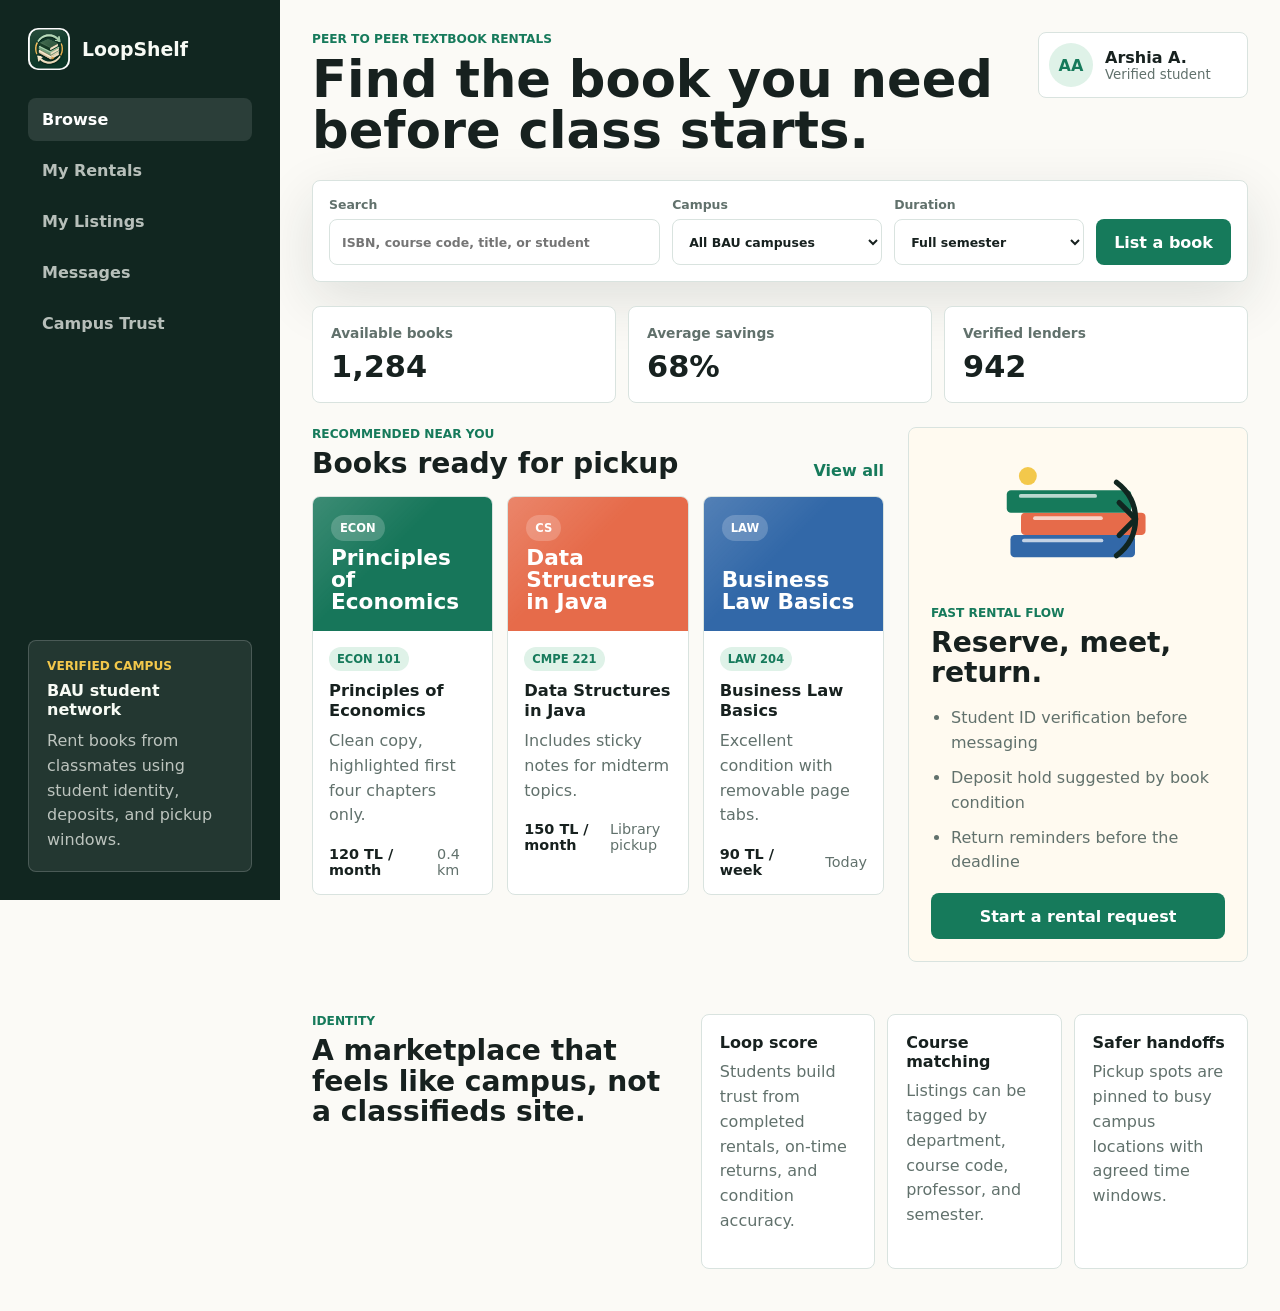
<file: index.html>
<!doctype html>
<html lang="en">
  <head>
    <meta charset="UTF-8" />
    <meta name="viewport" content="width=device-width, initial-scale=1.0" />
    <title>LoopShelf | Student Book Rentals</title>
    <link rel="icon" type="image/png" href="assets/app-icon.png" />
    <link rel="apple-touch-icon" href="assets/app-icon.png" />
    <link rel="stylesheet" href="styles.css" />
  </head>
  <body>
    <div class="app-shell">
      <aside class="sidebar" aria-label="Primary navigation">
        <a class="brand" href="index.html" aria-label="LoopShelf home">
          <img src="assets/app-icon.png" alt="" />
          <span>LoopShelf</span>
        </a>

        <nav class="nav-list">
          <a class="nav-link active" href="index.html">Browse</a>
          <a class="nav-link" href="rentals.html">My Rentals</a>
          <a class="nav-link" href="listings.html">My Listings</a>
          <a class="nav-link" href="messages.html">Messages</a>
          <a class="nav-link" href="trust.html">Campus Trust</a>
        </nav>

        <div class="trust-panel">
          <span class="trust-kicker">Verified campus</span>
          <strong>BAU student network</strong>
          <p>Rent books from classmates using student identity, deposits, and pickup windows.</p>
        </div>
      </aside>

      <main class="main-content">
        <header class="topbar">
          <div>
            <p class="eyebrow">Peer to peer textbook rentals</p>
            <h1>Find the book you need before class starts.</h1>
          </div>
          <div class="student-chip">
            <span class="avatar">AA</span>
            <span>
              <strong>Arshia A.</strong>
              <small>Verified student</small>
            </span>
          </div>
        </header>

        <section class="search-band" aria-label="Search books">
          <label class="search-box">
            <span>Search</span>
            <input type="search" placeholder="ISBN, course code, title, or student" />
          </label>
          <label>
            <span>Campus</span>
            <select>
              <option>All BAU campuses</option>
              <option>Besiktas North</option>
              <option>Galata</option>
              <option>Future Campus</option>
            </select>
          </label>
          <label>
            <span>Duration</span>
            <select>
              <option>Full semester</option>
              <option>1 week</option>
              <option>1 month</option>
              <option>Exam week</option>
            </select>
          </label>
          <a class="button-link" href="listings.html">List a book</a>
        </section>

        <section class="stats-row" aria-label="Marketplace stats">
          <article>
            <span>Available books</span>
            <strong>1,284</strong>
          </article>
          <article>
            <span>Average savings</span>
            <strong>68%</strong>
          </article>
          <article>
            <span>Verified lenders</span>
            <strong>942</strong>
          </article>
        </section>

        <div class="content-grid">
          <section class="marketplace" aria-labelledby="marketplace-title">
            <div class="section-heading">
              <div>
                <p class="eyebrow">Recommended near you</p>
                <h2 id="marketplace-title">Books ready for pickup</h2>
              </div>
              <a href="listings.html">View all</a>
            </div>

            <div class="book-grid">
              <article class="book-card">
                <div class="book-cover cover-green">
                  <span>ECON</span>
                  <strong>Principles of Economics</strong>
                </div>
                <div class="book-info">
                  <span class="course">ECON 101</span>
                  <h3>Principles of Economics</h3>
                  <p>Clean copy, highlighted first four chapters only.</p>
                  <div class="book-meta">
                    <strong>120 TL / month</strong>
                    <span>0.4 km</span>
                  </div>
                </div>
              </article>

              <article class="book-card">
                <div class="book-cover cover-coral">
                  <span>CS</span>
                  <strong>Data Structures in Java</strong>
                </div>
                <div class="book-info">
                  <span class="course">CMPE 221</span>
                  <h3>Data Structures in Java</h3>
                  <p>Includes sticky notes for midterm topics.</p>
                  <div class="book-meta">
                    <strong>150 TL / month</strong>
                    <span>Library pickup</span>
                  </div>
                </div>
              </article>

              <article class="book-card">
                <div class="book-cover cover-blue">
                  <span>LAW</span>
                  <strong>Business Law Basics</strong>
                </div>
                <div class="book-info">
                  <span class="course">LAW 204</span>
                  <h3>Business Law Basics</h3>
                  <p>Excellent condition with removable page tabs.</p>
                  <div class="book-meta">
                    <strong>90 TL / week</strong>
                    <span>Today</span>
                  </div>
                </div>
              </article>
            </div>
          </section>

          <aside class="action-panel" aria-label="Rental request summary">
            <img class="panel-art" src="assets/book-stack.svg" alt="Stack of rented books" />
            <p class="eyebrow">Fast rental flow</p>
            <h2>Reserve, meet, return.</h2>
            <ul>
              <li>Student ID verification before messaging</li>
              <li>Deposit hold suggested by book condition</li>
              <li>Return reminders before the deadline</li>
            </ul>
            <a class="button-link full-width" href="rentals.html">Start a rental request</a>
          </aside>
        </div>

        <section class="identity-section" aria-labelledby="identity-title">
          <div>
            <p class="eyebrow">Identity</p>
            <h2 id="identity-title">A marketplace that feels like campus, not a classifieds site.</h2>
          </div>
          <div class="identity-grid">
            <article>
              <strong>Loop score</strong>
              <p>Students build trust from completed rentals, on-time returns, and condition accuracy.</p>
            </article>
            <article>
              <strong>Course matching</strong>
              <p>Listings can be tagged by department, course code, professor, and semester.</p>
            </article>
            <article>
              <strong>Safer handoffs</strong>
              <p>Pickup spots are pinned to busy campus locations with agreed time windows.</p>
            </article>
          </div>
        </section>
      </main>
    </div>
  </body>
</html>
</file>
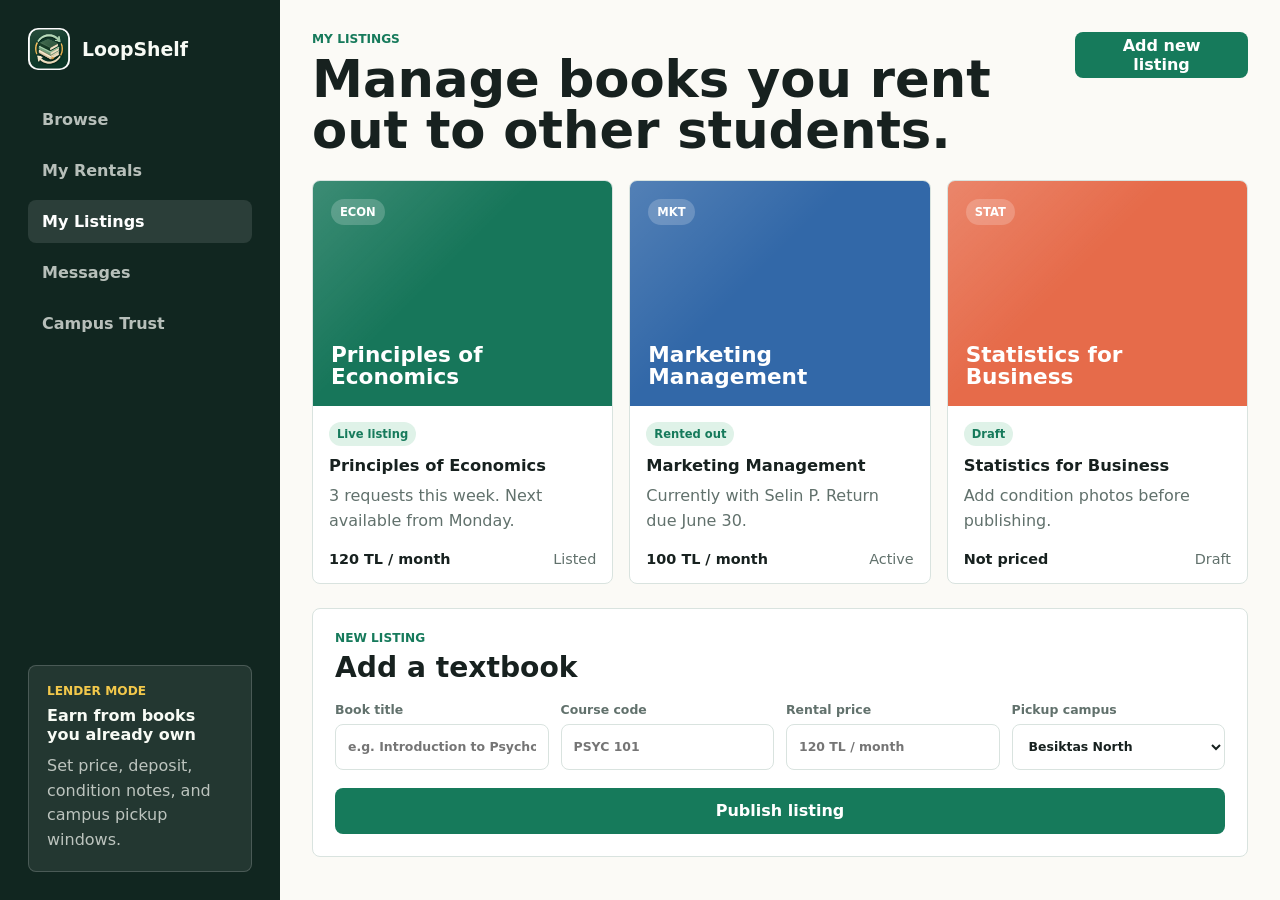
<file: listings.html>
<!doctype html>
<html lang="en">
  <head>
    <meta charset="UTF-8" />
    <meta name="viewport" content="width=device-width, initial-scale=1.0" />
    <title>My Listings | LoopShelf</title>
    <link rel="icon" type="image/png" href="assets/app-icon.png" />
    <link rel="apple-touch-icon" href="assets/app-icon.png" />
    <link rel="stylesheet" href="styles.css" />
  </head>
  <body>
    <div class="app-shell">
      <aside class="sidebar" aria-label="Primary navigation">
        <a class="brand" href="index.html" aria-label="LoopShelf home">
          <img src="assets/app-icon.png" alt="" />
          <span>LoopShelf</span>
        </a>
        <nav class="nav-list">
          <a class="nav-link" href="index.html">Browse</a>
          <a class="nav-link" href="rentals.html">My Rentals</a>
          <a class="nav-link active" href="listings.html">My Listings</a>
          <a class="nav-link" href="messages.html">Messages</a>
          <a class="nav-link" href="trust.html">Campus Trust</a>
        </nav>
        <div class="trust-panel">
          <span class="trust-kicker">Lender mode</span>
          <strong>Earn from books you already own</strong>
          <p>Set price, deposit, condition notes, and campus pickup windows.</p>
        </div>
      </aside>

      <main class="main-content">
        <header class="topbar">
          <div>
            <p class="eyebrow">My listings</p>
            <h1>Manage books you rent out to other students.</h1>
          </div>
          <a class="button-link" href="#new-listing">Add new listing</a>
        </header>

        <section class="page-grid three-col">
          <article class="book-card">
            <div class="book-cover cover-green"><span>ECON</span><strong>Principles of Economics</strong></div>
            <div class="book-info">
              <span class="course">Live listing</span>
              <h3>Principles of Economics</h3>
              <p>3 requests this week. Next available from Monday.</p>
              <div class="book-meta"><strong>120 TL / month</strong><span>Listed</span></div>
            </div>
          </article>
          <article class="book-card">
            <div class="book-cover cover-blue"><span>MKT</span><strong>Marketing Management</strong></div>
            <div class="book-info">
              <span class="course">Rented out</span>
              <h3>Marketing Management</h3>
              <p>Currently with Selin P. Return due June 30.</p>
              <div class="book-meta"><strong>100 TL / month</strong><span>Active</span></div>
            </div>
          </article>
          <article class="book-card">
            <div class="book-cover cover-coral"><span>STAT</span><strong>Statistics for Business</strong></div>
            <div class="book-info">
              <span class="course">Draft</span>
              <h3>Statistics for Business</h3>
              <p>Add condition photos before publishing.</p>
              <div class="book-meta"><strong>Not priced</strong><span>Draft</span></div>
            </div>
          </article>
        </section>

        <section id="new-listing" class="form-panel">
          <div>
            <p class="eyebrow">New listing</p>
            <h2>Add a textbook</h2>
          </div>
          <div class="form-grid">
            <label><span>Book title</span><input type="text" placeholder="e.g. Introduction to Psychology" /></label>
            <label><span>Course code</span><input type="text" placeholder="PSYC 101" /></label>
            <label><span>Rental price</span><input type="text" placeholder="120 TL / month" /></label>
            <label><span>Pickup campus</span><select><option>Besiktas North</option><option>Galata</option><option>Future Campus</option></select></label>
          </div>
          <button type="button">Publish listing</button>
        </section>
      </main>
    </div>
  </body>
</html>
</file>
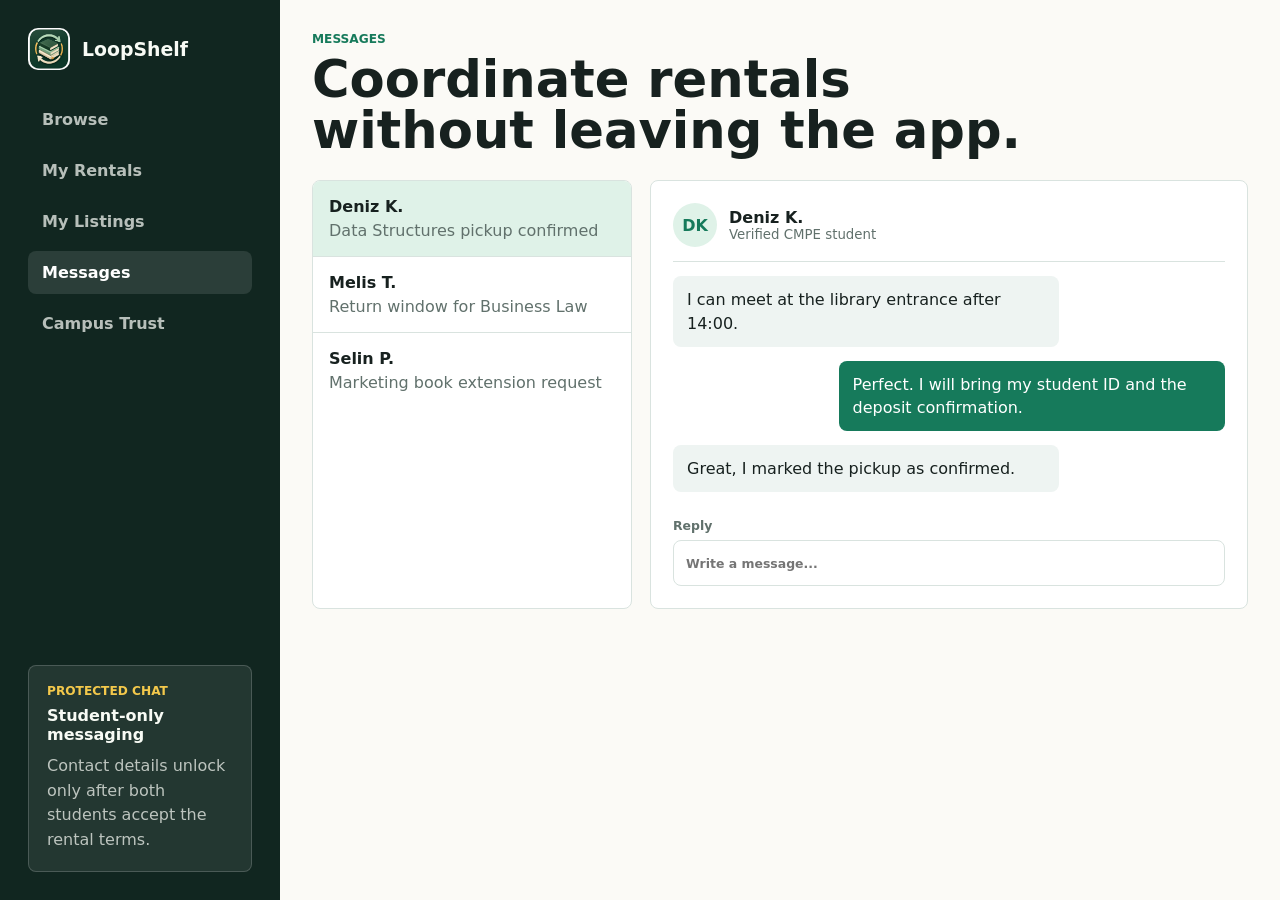
<file: messages.html>
<!doctype html>
<html lang="en">
  <head>
    <meta charset="UTF-8" />
    <meta name="viewport" content="width=device-width, initial-scale=1.0" />
    <title>Messages | LoopShelf</title>
    <link rel="icon" type="image/png" href="assets/app-icon.png" />
    <link rel="apple-touch-icon" href="assets/app-icon.png" />
    <link rel="stylesheet" href="styles.css" />
  </head>
  <body>
    <div class="app-shell">
      <aside class="sidebar" aria-label="Primary navigation">
        <a class="brand" href="index.html" aria-label="LoopShelf home">
          <img src="assets/app-icon.png" alt="" />
          <span>LoopShelf</span>
        </a>
        <nav class="nav-list">
          <a class="nav-link" href="index.html">Browse</a>
          <a class="nav-link" href="rentals.html">My Rentals</a>
          <a class="nav-link" href="listings.html">My Listings</a>
          <a class="nav-link active" href="messages.html">Messages</a>
          <a class="nav-link" href="trust.html">Campus Trust</a>
        </nav>
        <div class="trust-panel">
          <span class="trust-kicker">Protected chat</span>
          <strong>Student-only messaging</strong>
          <p>Contact details unlock only after both students accept the rental terms.</p>
        </div>
      </aside>

      <main class="main-content">
        <header class="topbar">
          <div>
            <p class="eyebrow">Messages</p>
            <h1>Coordinate rentals without leaving the app.</h1>
          </div>
        </header>

        <section class="message-layout">
          <div class="thread-list">
            <a class="thread active" href="#"><strong>Deniz K.</strong><span>Data Structures pickup confirmed</span></a>
            <a class="thread" href="#"><strong>Melis T.</strong><span>Return window for Business Law</span></a>
            <a class="thread" href="#"><strong>Selin P.</strong><span>Marketing book extension request</span></a>
          </div>
          <article class="chat-panel">
            <div class="chat-header">
              <span class="avatar">DK</span>
              <div><strong>Deniz K.</strong><small>Verified CMPE student</small></div>
            </div>
            <div class="chat-bubble incoming">I can meet at the library entrance after 14:00.</div>
            <div class="chat-bubble outgoing">Perfect. I will bring my student ID and the deposit confirmation.</div>
            <div class="chat-bubble incoming">Great, I marked the pickup as confirmed.</div>
            <label class="chat-input"><span>Reply</span><input type="text" placeholder="Write a message..." /></label>
          </article>
        </section>
      </main>
    </div>
  </body>
</html>
</file>
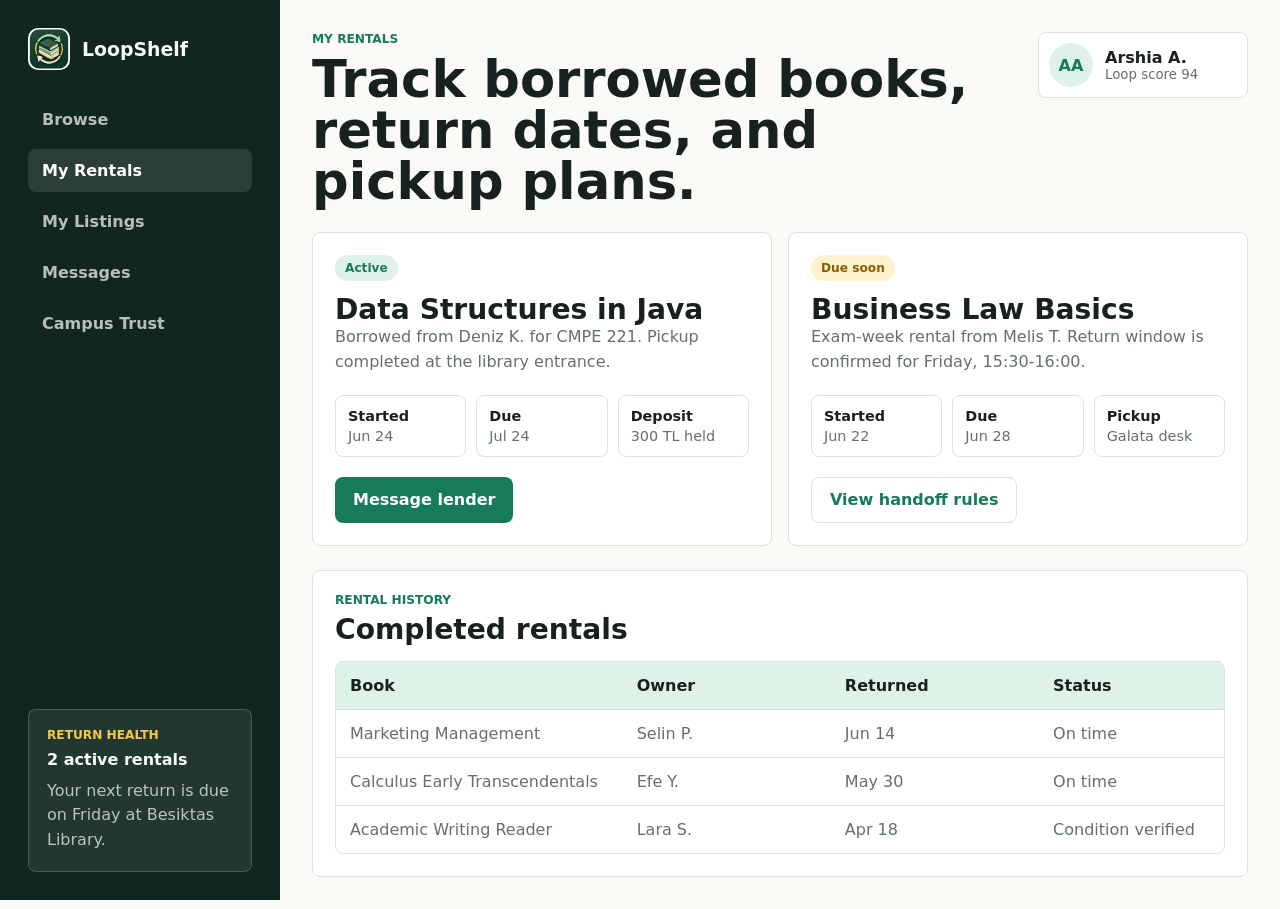
<file: rentals.html>
<!doctype html>
<html lang="en">
  <head>
    <meta charset="UTF-8" />
    <meta name="viewport" content="width=device-width, initial-scale=1.0" />
    <title>My Rentals | LoopShelf</title>
    <link rel="icon" type="image/png" href="assets/app-icon.png" />
    <link rel="apple-touch-icon" href="assets/app-icon.png" />
    <link rel="stylesheet" href="styles.css" />
  </head>
  <body>
    <div class="app-shell">
      <aside class="sidebar" aria-label="Primary navigation">
        <a class="brand" href="index.html" aria-label="LoopShelf home">
          <img src="assets/app-icon.png" alt="" />
          <span>LoopShelf</span>
        </a>
        <nav class="nav-list">
          <a class="nav-link" href="index.html">Browse</a>
          <a class="nav-link active" href="rentals.html">My Rentals</a>
          <a class="nav-link" href="listings.html">My Listings</a>
          <a class="nav-link" href="messages.html">Messages</a>
          <a class="nav-link" href="trust.html">Campus Trust</a>
        </nav>
        <div class="trust-panel">
          <span class="trust-kicker">Return health</span>
          <strong>2 active rentals</strong>
          <p>Your next return is due on Friday at Besiktas Library.</p>
        </div>
      </aside>

      <main class="main-content">
        <header class="topbar">
          <div>
            <p class="eyebrow">My rentals</p>
            <h1>Track borrowed books, return dates, and pickup plans.</h1>
          </div>
          <div class="student-chip">
            <span class="avatar">AA</span>
            <span><strong>Arshia A.</strong><small>Loop score 94</small></span>
          </div>
        </header>

        <section class="page-grid two-col">
          <article class="detail-panel">
            <span class="status-pill active-pill">Active</span>
            <h2>Data Structures in Java</h2>
            <p>Borrowed from Deniz K. for CMPE 221. Pickup completed at the library entrance.</p>
            <div class="timeline">
              <span><strong>Started</strong> Jun 24</span>
              <span><strong>Due</strong> Jul 24</span>
              <span><strong>Deposit</strong> 300 TL held</span>
            </div>
            <a class="button-link" href="messages.html">Message lender</a>
          </article>

          <article class="detail-panel">
            <span class="status-pill warning-pill">Due soon</span>
            <h2>Business Law Basics</h2>
            <p>Exam-week rental from Melis T. Return window is confirmed for Friday, 15:30-16:00.</p>
            <div class="timeline">
              <span><strong>Started</strong> Jun 22</span>
              <span><strong>Due</strong> Jun 28</span>
              <span><strong>Pickup</strong> Galata desk</span>
            </div>
            <a class="button-link secondary" href="trust.html">View handoff rules</a>
          </article>
        </section>

        <section class="table-section">
          <div class="section-heading">
            <div>
              <p class="eyebrow">Rental history</p>
              <h2>Completed rentals</h2>
            </div>
          </div>
          <div class="simple-table">
            <div class="table-row table-head"><span>Book</span><span>Owner</span><span>Returned</span><span>Status</span></div>
            <div class="table-row"><span>Marketing Management</span><span>Selin P.</span><span>Jun 14</span><span>On time</span></div>
            <div class="table-row"><span>Calculus Early Transcendentals</span><span>Efe Y.</span><span>May 30</span><span>On time</span></div>
            <div class="table-row"><span>Academic Writing Reader</span><span>Lara S.</span><span>Apr 18</span><span>Condition verified</span></div>
          </div>
        </section>
      </main>
    </div>
  </body>
</html>
</file>
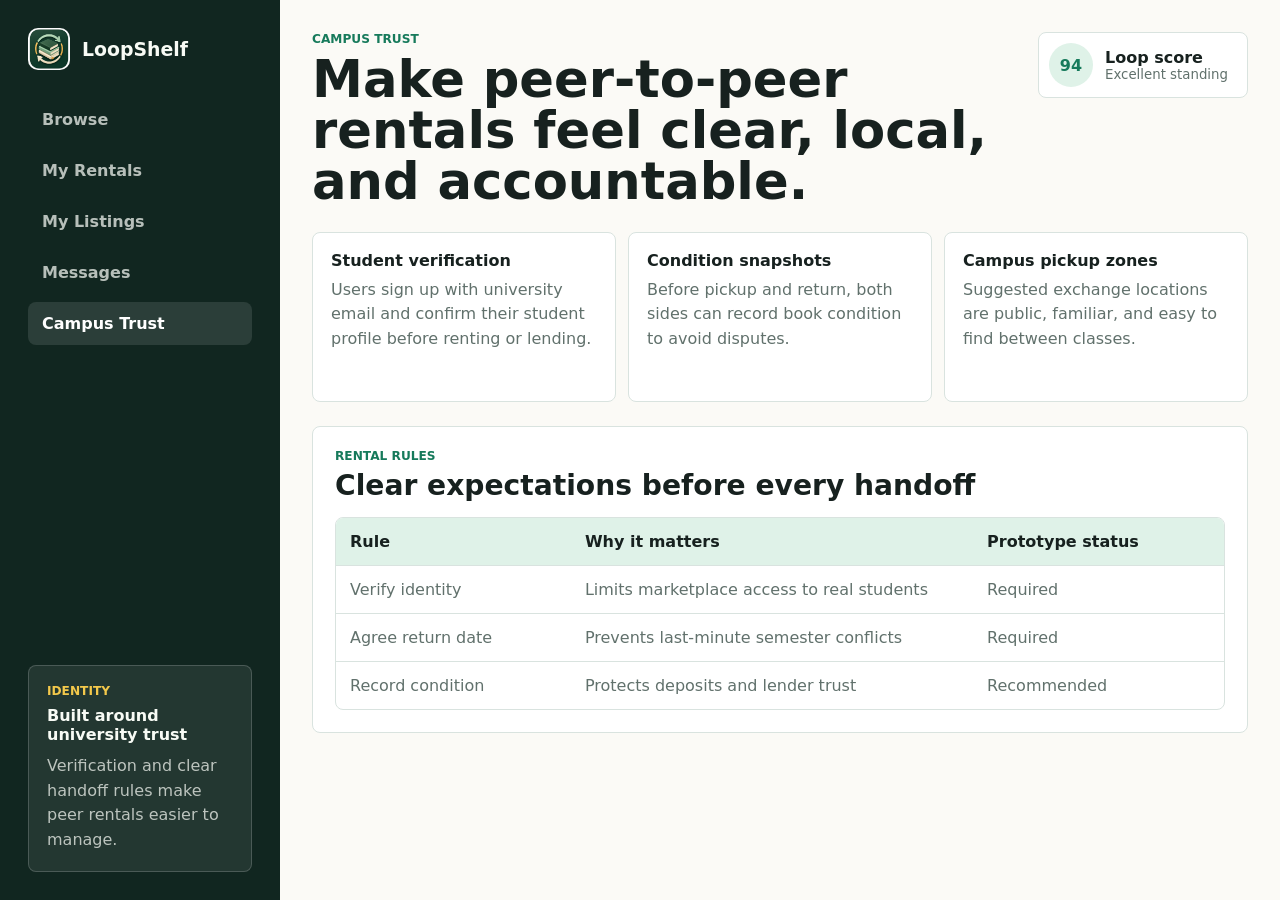
<file: trust.html>
<!doctype html>
<html lang="en">
  <head>
    <meta charset="UTF-8" />
    <meta name="viewport" content="width=device-width, initial-scale=1.0" />
    <title>Campus Trust | LoopShelf</title>
    <link rel="icon" type="image/png" href="assets/app-icon.png" />
    <link rel="apple-touch-icon" href="assets/app-icon.png" />
    <link rel="stylesheet" href="styles.css" />
  </head>
  <body>
    <div class="app-shell">
      <aside class="sidebar" aria-label="Primary navigation">
        <a class="brand" href="index.html" aria-label="LoopShelf home">
          <img src="assets/app-icon.png" alt="" />
          <span>LoopShelf</span>
        </a>
        <nav class="nav-list">
          <a class="nav-link" href="index.html">Browse</a>
          <a class="nav-link" href="rentals.html">My Rentals</a>
          <a class="nav-link" href="listings.html">My Listings</a>
          <a class="nav-link" href="messages.html">Messages</a>
          <a class="nav-link active" href="trust.html">Campus Trust</a>
        </nav>
        <div class="trust-panel">
          <span class="trust-kicker">Identity</span>
          <strong>Built around university trust</strong>
          <p>Verification and clear handoff rules make peer rentals easier to manage.</p>
        </div>
      </aside>

      <main class="main-content">
        <header class="topbar">
          <div>
            <p class="eyebrow">Campus trust</p>
            <h1>Make peer-to-peer rentals feel clear, local, and accountable.</h1>
          </div>
          <div class="student-chip">
            <span class="avatar">94</span>
            <span><strong>Loop score</strong><small>Excellent standing</small></span>
          </div>
        </header>

        <section class="identity-grid trust-cards">
          <article><strong>Student verification</strong><p>Users sign up with university email and confirm their student profile before renting or lending.</p></article>
          <article><strong>Condition snapshots</strong><p>Before pickup and return, both sides can record book condition to avoid disputes.</p></article>
          <article><strong>Campus pickup zones</strong><p>Suggested exchange locations are public, familiar, and easy to find between classes.</p></article>
        </section>

        <section class="table-section">
          <div class="section-heading">
            <div>
              <p class="eyebrow">Rental rules</p>
              <h2>Clear expectations before every handoff</h2>
            </div>
          </div>
          <div class="simple-table compact-table">
            <div class="table-row table-head"><span>Rule</span><span>Why it matters</span><span>Prototype status</span></div>
            <div class="table-row"><span>Verify identity</span><span>Limits marketplace access to real students</span><span>Required</span></div>
            <div class="table-row"><span>Agree return date</span><span>Prevents last-minute semester conflicts</span><span>Required</span></div>
            <div class="table-row"><span>Record condition</span><span>Protects deposits and lender trust</span><span>Recommended</span></div>
          </div>
        </section>
      </main>
    </div>
  </body>
</html>
</file>
<file: styles.css>
:root {
  --ink: #17211f;
  --muted: #61716c;
  --line: #d9e3df;
  --paper: #fbfaf6;
  --surface: #ffffff;
  --mint: #dff2e8;
  --green: #167a5b;
  --coral: #e66b4a;
  --blue: #3268a8;
  --yellow: #f3c84b;
  --shadow: 0 18px 55px rgba(28, 42, 38, 0.12);
}

* {
  box-sizing: border-box;
}

body {
  margin: 0;
  min-height: 100vh;
  color: var(--ink);
  background: var(--paper);
  font-family:
    Inter, ui-sans-serif, system-ui, -apple-system, BlinkMacSystemFont, "Segoe UI",
    sans-serif;
}

button,
input,
select {
  font: inherit;
}

a {
  color: inherit;
  text-decoration: none;
}

.app-shell {
  display: grid;
  grid-template-columns: 280px minmax(0, 1fr);
  min-height: 100vh;
}

.sidebar {
  position: sticky;
  top: 0;
  display: flex;
  flex-direction: column;
  gap: 28px;
  height: 100vh;
  padding: 28px;
  background: #112620;
  color: #f8fbf5;
}

.brand {
  display: inline-flex;
  align-items: center;
  gap: 12px;
  font-size: 1.18rem;
  font-weight: 800;
}

.brand img {
  width: 42px;
  height: 42px;
  border-radius: 10px;
  object-fit: cover;
}

.nav-list {
  display: grid;
  gap: 8px;
}

.nav-link {
  padding: 12px 14px;
  border-radius: 8px;
  color: rgba(248, 251, 245, 0.72);
  font-weight: 700;
}

.nav-link.active,
.nav-link:hover {
  background: rgba(255, 255, 255, 0.11);
  color: #ffffff;
}

.trust-panel {
  margin-top: auto;
  padding: 18px;
  border: 1px solid rgba(255, 255, 255, 0.18);
  border-radius: 8px;
  background: rgba(255, 255, 255, 0.08);
}

.trust-kicker,
.eyebrow {
  display: block;
  margin: 0 0 8px;
  color: var(--green);
  font-size: 0.76rem;
  font-weight: 900;
  letter-spacing: 0;
  text-transform: uppercase;
}

.trust-panel .trust-kicker {
  color: var(--yellow);
}

.trust-panel p,
.book-info p,
.identity-grid p,
.action-panel li {
  color: var(--muted);
  line-height: 1.55;
}

.trust-panel p {
  color: rgba(248, 251, 245, 0.72);
  margin: 10px 0 0;
}

.main-content {
  display: grid;
  gap: 24px;
  align-content: start;
  padding: 32px;
}

.topbar {
  display: flex;
  justify-content: space-between;
  gap: 20px;
  align-items: flex-start;
}

h1,
h2,
h3,
p {
  margin-top: 0;
}

h1 {
  max-width: 760px;
  margin-bottom: 0;
  font-size: clamp(2rem, 4vw, 4rem);
  line-height: 1;
  letter-spacing: 0;
}

h2 {
  margin-bottom: 0;
  font-size: clamp(1.45rem, 2.2vw, 2.1rem);
  line-height: 1.08;
  letter-spacing: 0;
}

h3 {
  margin-bottom: 8px;
  font-size: 1.02rem;
  line-height: 1.22;
}

.student-chip {
  display: flex;
  align-items: center;
  gap: 12px;
  min-width: 210px;
  padding: 10px;
  border: 1px solid var(--line);
  border-radius: 8px;
  background: var(--surface);
}

.avatar {
  display: grid;
  place-items: center;
  width: 44px;
  height: 44px;
  border-radius: 50%;
  background: var(--mint);
  color: var(--green);
  font-weight: 900;
}

.student-chip small {
  display: block;
  color: var(--muted);
}

.search-band {
  display: grid;
  grid-template-columns: minmax(220px, 1fr) minmax(150px, 210px) minmax(140px, 190px) auto;
  gap: 12px;
  align-items: end;
  padding: 16px;
  border: 1px solid var(--line);
  border-radius: 8px;
  background: var(--surface);
  box-shadow: var(--shadow);
}

label {
  display: grid;
  gap: 7px;
  color: var(--muted);
  font-size: 0.78rem;
  font-weight: 800;
}

input,
select {
  width: 100%;
  min-height: 46px;
  border: 1px solid var(--line);
  border-radius: 8px;
  background: #fff;
  color: var(--ink);
  padding: 0 12px;
}

button {
  min-height: 46px;
  border: 0;
  border-radius: 8px;
  background: var(--green);
  color: #ffffff;
  padding: 0 18px;
  font-weight: 900;
  cursor: pointer;
}

button:hover {
  background: #0f6248;
}

.button-link {
  display: inline-grid;
  place-items: center;
  min-height: 46px;
  border-radius: 8px;
  background: var(--green);
  color: #ffffff;
  padding: 0 18px;
  font-weight: 900;
  text-align: center;
}

.button-link:hover {
  background: #0f6248;
}

.button-link.secondary {
  border: 1px solid var(--line);
  background: #ffffff;
  color: var(--green);
}

.button-link.secondary:hover {
  background: var(--mint);
}

.button-link.full-width {
  width: 100%;
}

.stats-row {
  display: grid;
  grid-template-columns: repeat(3, 1fr);
  gap: 12px;
}

.stats-row article,
.identity-grid article {
  padding: 18px;
  border: 1px solid var(--line);
  border-radius: 8px;
  background: var(--surface);
}

.stats-row span {
  display: block;
  color: var(--muted);
  font-size: 0.86rem;
  font-weight: 800;
}

.stats-row strong {
  display: block;
  margin-top: 8px;
  font-size: 1.9rem;
}

.content-grid {
  display: grid;
  grid-template-columns: minmax(0, 1fr) 340px;
  gap: 24px;
  align-items: start;
}

.section-heading {
  display: flex;
  justify-content: space-between;
  gap: 16px;
  align-items: end;
  margin-bottom: 16px;
}

.section-heading a {
  color: var(--green);
  font-weight: 900;
  white-space: nowrap;
}

.book-grid {
  display: grid;
  grid-template-columns: repeat(3, minmax(0, 1fr));
  gap: 14px;
}

.book-card {
  overflow: hidden;
  border: 1px solid var(--line);
  border-radius: 8px;
  background: var(--surface);
}

.book-cover {
  display: grid;
  align-content: space-between;
  aspect-ratio: 4 / 3;
  padding: 18px;
  color: #ffffff;
}

.book-cover span {
  width: max-content;
  border-radius: 999px;
  background: rgba(255, 255, 255, 0.2);
  padding: 6px 9px;
  font-size: 0.72rem;
  font-weight: 900;
}

.book-cover strong {
  max-width: 12ch;
  font-size: 1.35rem;
  line-height: 1.02;
}

.cover-green {
  background:
    linear-gradient(135deg, rgba(255, 255, 255, 0.16), transparent 42%),
    #17765a;
}

.cover-coral {
  background:
    linear-gradient(135deg, rgba(255, 255, 255, 0.18), transparent 42%),
    var(--coral);
}

.cover-blue {
  background:
    linear-gradient(135deg, rgba(255, 255, 255, 0.16), transparent 42%),
    var(--blue);
}

.book-info {
  padding: 16px;
}

.course {
  display: inline-block;
  margin-bottom: 10px;
  border-radius: 999px;
  background: var(--mint);
  color: var(--green);
  padding: 5px 8px;
  font-size: 0.72rem;
  font-weight: 900;
}

.book-meta {
  display: flex;
  justify-content: space-between;
  gap: 12px;
  align-items: center;
  margin-top: 18px;
  color: var(--muted);
  font-size: 0.9rem;
}

.book-meta strong {
  color: var(--ink);
}

.action-panel {
  position: sticky;
  top: 24px;
  padding: 22px;
  border: 1px solid var(--line);
  border-radius: 8px;
  background: #fffaf0;
}

.panel-art {
  display: block;
  width: min(190px, 75%);
  margin: 0 auto 18px;
}

.action-panel ul {
  display: grid;
  gap: 10px;
  padding-left: 20px;
  margin: 18px 0;
}

.action-panel button {
  width: 100%;
}

.identity-section {
  display: grid;
  grid-template-columns: 0.8fr 1.2fr;
  gap: 24px;
  padding: 28px 0 10px;
}

.identity-grid {
  display: grid;
  grid-template-columns: repeat(3, 1fr);
  gap: 12px;
}

.identity-grid strong {
  display: block;
  margin-bottom: 8px;
}

.page-grid {
  display: grid;
  gap: 16px;
}

.two-col {
  grid-template-columns: repeat(2, minmax(0, 1fr));
}

.three-col {
  grid-template-columns: repeat(3, minmax(0, 1fr));
}

.detail-panel,
.form-panel,
.table-section,
.chat-panel,
.thread-list {
  border: 1px solid var(--line);
  border-radius: 8px;
  background: var(--surface);
}

.detail-panel,
.form-panel,
.table-section,
.chat-panel {
  padding: 22px;
}

.detail-panel p {
  color: var(--muted);
  line-height: 1.55;
}

.status-pill {
  display: inline-flex;
  margin-bottom: 14px;
  border-radius: 999px;
  padding: 6px 10px;
  font-size: 0.76rem;
  font-weight: 900;
}

.active-pill {
  background: var(--mint);
  color: var(--green);
}

.warning-pill {
  background: #fff1cc;
  color: #8a5c00;
}

.timeline {
  display: grid;
  grid-template-columns: repeat(3, minmax(0, 1fr));
  gap: 10px;
  margin: 20px 0;
}

.timeline span {
  display: grid;
  gap: 4px;
  border: 1px solid var(--line);
  border-radius: 8px;
  padding: 12px;
  color: var(--muted);
  font-size: 0.9rem;
}

.timeline strong {
  color: var(--ink);
}

.simple-table {
  display: grid;
  overflow: hidden;
  border: 1px solid var(--line);
  border-radius: 8px;
}

.table-row {
  display: grid;
  grid-template-columns: 1.4fr 1fr 1fr 0.8fr;
  gap: 12px;
  padding: 14px;
  border-bottom: 1px solid var(--line);
  color: var(--muted);
}

.compact-table .table-row {
  grid-template-columns: 0.8fr 1.4fr 0.8fr;
}

.table-row:last-child {
  border-bottom: 0;
}

.table-head {
  background: var(--mint);
  color: var(--ink);
  font-weight: 900;
}

.trust-cards {
  grid-template-columns: repeat(3, 1fr);
}

.trust-cards article {
  min-height: 170px;
}

.form-panel {
  display: grid;
  gap: 18px;
}

.form-grid {
  display: grid;
  grid-template-columns: repeat(4, minmax(0, 1fr));
  gap: 12px;
}

.message-layout {
  display: grid;
  grid-template-columns: 320px minmax(0, 1fr);
  gap: 18px;
}

.thread-list {
  overflow: hidden;
}

.thread {
  display: grid;
  gap: 5px;
  padding: 16px;
  border-bottom: 1px solid var(--line);
}

.thread:last-child {
  border-bottom: 0;
}

.thread.active,
.thread:hover {
  background: var(--mint);
}

.thread span,
.chat-header small {
  color: var(--muted);
}

.chat-panel {
  display: grid;
  gap: 14px;
  align-content: start;
}

.chat-header {
  display: flex;
  align-items: center;
  gap: 12px;
  padding-bottom: 14px;
  border-bottom: 1px solid var(--line);
}

.chat-header small {
  display: block;
}

.chat-bubble {
  max-width: 70%;
  border-radius: 8px;
  padding: 12px 14px;
  line-height: 1.45;
}

.incoming {
  background: #eef4f2;
}

.outgoing {
  justify-self: end;
  background: var(--green);
  color: #ffffff;
}

.chat-input {
  margin-top: 12px;
}

@media (max-width: 1100px) {
  .app-shell {
    grid-template-columns: 1fr;
  }

  .sidebar {
    position: static;
    height: auto;
    padding: 18px 22px;
  }

  .nav-list {
    grid-template-columns: repeat(5, max-content);
    overflow-x: auto;
  }

  .trust-panel {
    display: none;
  }

  .content-grid,
  .identity-section {
    grid-template-columns: 1fr;
  }

  .action-panel {
    position: static;
  }
}

@media (max-width: 820px) {
  .main-content {
    padding: 22px;
  }

  .topbar,
  .section-heading {
    flex-direction: column;
    align-items: stretch;
  }

  .student-chip {
    min-width: 0;
  }

  .search-band {
    grid-template-columns: 1fr;
  }

  .stats-row,
  .book-grid,
  .identity-grid,
  .two-col,
  .three-col,
  .trust-cards,
  .form-grid,
  .message-layout {
    grid-template-columns: 1fr;
  }

  .table-row {
    grid-template-columns: 1fr;
  }

  .table-head {
    display: none;
  }

  .timeline {
    grid-template-columns: 1fr;
  }
}

@media (max-width: 520px) {
  .sidebar {
    padding: 16px;
  }

  .brand span {
    font-size: 1rem;
  }

  .main-content {
    padding: 16px;
  }

  h1 {
    font-size: 2rem;
  }

  .book-card {
    display: grid;
    grid-template-columns: 120px 1fr;
  }

  .book-cover {
    min-height: 100%;
    aspect-ratio: auto;
    padding: 14px;
  }

  .book-cover strong {
    font-size: 1rem;
  }

  .book-meta {
    align-items: flex-start;
    flex-direction: column;
  }

  .chat-bubble {
    max-width: 100%;
  }
}
</file>
